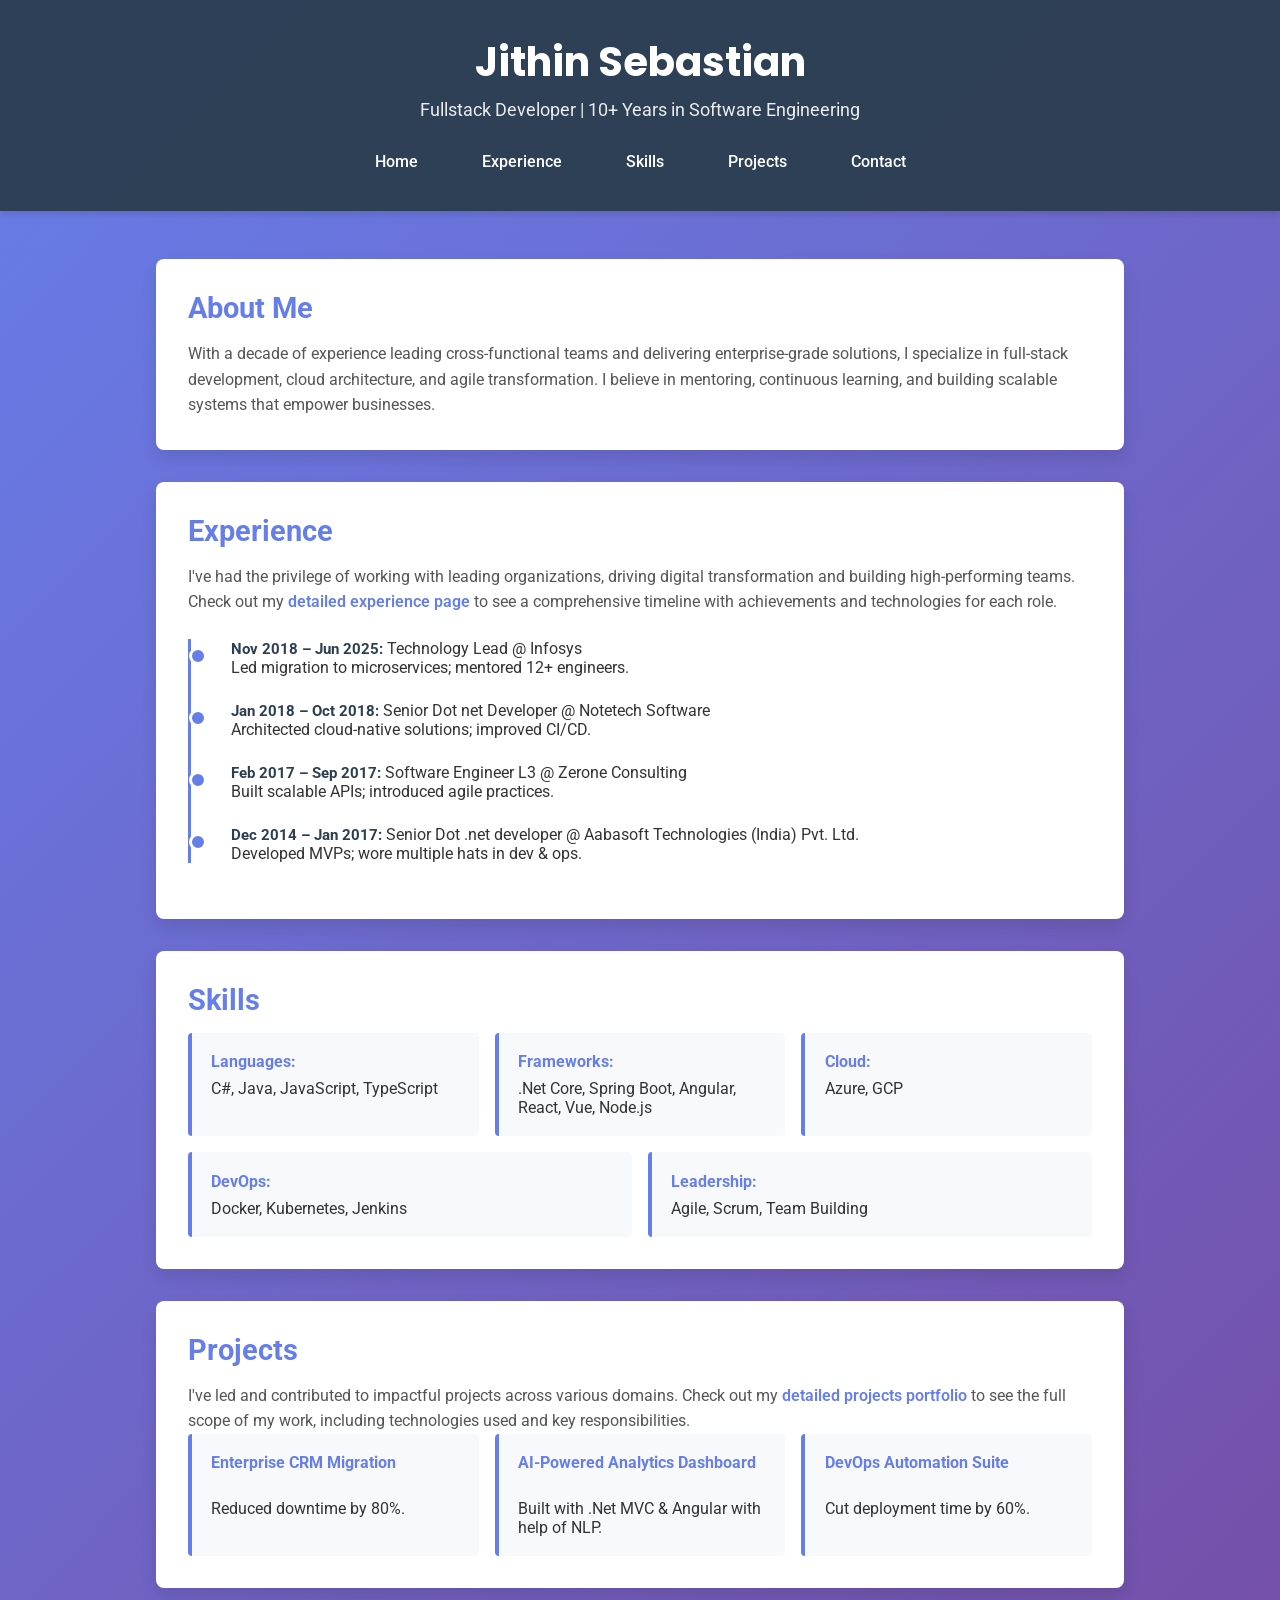
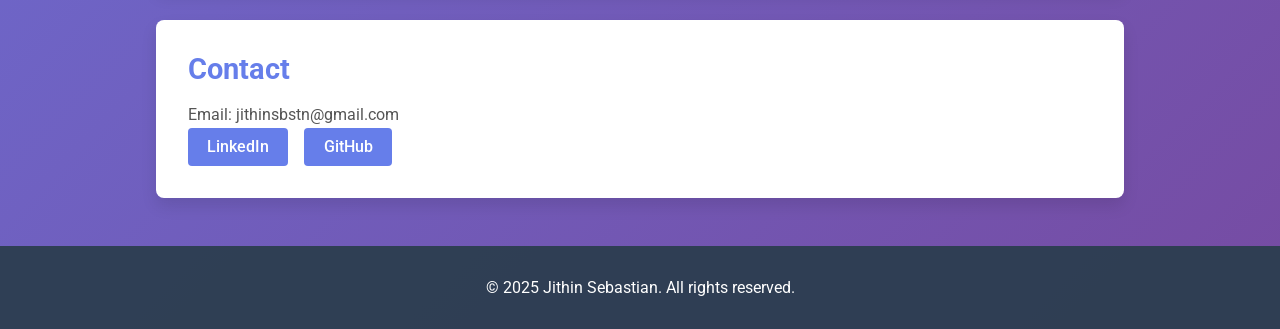
<file: index.html>
<!DOCTYPE html>
<html lang="en">

<head>
  <meta charset="UTF-8" />
  <meta name="viewport" content="width=device-width, initial-scale=1.0" />
  <title>Jithin Sebastian | Fullstack Developer</title>
  <link
    href="https://fonts.googleapis.com/css2?family=Roboto:wght@400;500;600;700&family=Poppins:wght@600;700&display=swap"
    rel="stylesheet">
  <link rel="stylesheet" href="styles/index.css">
</head>

<body>

  <header>
    <h1>Jithin Sebastian</h1>
    <p>Fullstack Developer | 10+ Years in Software Engineering</p>
    <nav>
      <a href="#" class="active">Home</a>
      <a href="experience.html">Experience</a>
      <a href="#skills">Skills</a>
      <a href="projects.html">Projects</a>
      <a href="#contact">Contact</a>
    </nav>
  </header>

  <div class="container">
    <section id="about">
      <h2>About Me</h2>
      <p>With a decade of experience leading cross-functional teams and delivering enterprise-grade solutions, I
        specialize in full-stack development, cloud architecture, and agile transformation. I believe in mentoring,
        continuous learning, and building scalable systems that empower businesses.</p>
    </section>

    <section id="experience">
      <h2>Experience</h2>
      <p>I've had the privilege of working with leading organizations, driving digital transformation and building
        high-performing teams. Check out my <a href="experience.html">detailed
          experience page</a> to see a comprehensive timeline with achievements and technologies for each role.
      </p>
      <div class="timeline">
        <div class="timeline-entry">
          <strong>Nov 2018 – Jun 2025:</strong> Technology Lead @ Infosys<br />
          Led migration to microservices; mentored 12+ engineers.
        </div>
        <div class="timeline-entry">
          <strong>Jan 2018 – Oct 2018:</strong> Senior Dot net Developer @ Notetech Software<br />
          Architected cloud-native solutions; improved CI/CD.
        </div>
        <div class="timeline-entry">
          <strong>Feb 2017 – Sep 2017:</strong> Software Engineer L3 @ Zerone Consulting<br />
          Built scalable APIs; introduced agile practices.
        </div>
        <div class="timeline-entry">
          <strong>Dec 2014 – Jan 2017:</strong> Senior Dot .net developer @ Aabasoft Technologies (India) Pvt.
          Ltd.<br />
          Developed MVPs; wore multiple hats in dev & ops.
        </div>
      </div>
    </section>

    <section id="skills">
      <h2>Skills</h2>
      <div class="skills">
        <div><strong>Languages:</strong> C#, Java, JavaScript, TypeScript</div>
        <div><strong>Frameworks:</strong> .Net Core, Spring Boot, Angular, React, Vue, Node.js</div>
        <div><strong>Cloud:</strong> Azure, GCP</div>
        <div><strong>DevOps:</strong> Docker, Kubernetes, Jenkins</div>
        <div><strong>Leadership:</strong> Agile, Scrum, Team Building</div>
      </div>
    </section>

    <section id="projects">
      <h2>Projects</h2>
      <p>I've led and contributed to impactful projects across various domains. Check out my <a
          href="projects.html">detailed
          projects portfolio</a> to see the full scope of my work, including technologies used and key responsibilities.
      </p>
      <div class="projects">
        <div>
          <strong>Enterprise CRM Migration</strong><br />
          Reduced downtime by 80%.
        </div>
        <div>
          <strong>AI-Powered Analytics Dashboard</strong><br />
          Built with .Net MVC & Angular with help of NLP.
        </div>
        <div>
          <strong>DevOps Automation Suite</strong><br />
          Cut deployment time by 60%.
        </div>
      </div>
    </section>

    <section id="contact">
      <h2>Contact</h2>
      <p>Email: jithinsbstn@gmail.com</p>
      <div class="contact-links">
        <a href="https://linkedin.com/in/jithinsebastian" target="_blank">LinkedIn</a>
        <a href="https://github.com/jithinsebastian-git" target="_blank">GitHub</a>
      </div>
    </section>
  </div>

  <footer>
    <p>&copy; 2025 Jithin Sebastian. All rights reserved.</p>
  </footer>

</body>

</html>
</file>
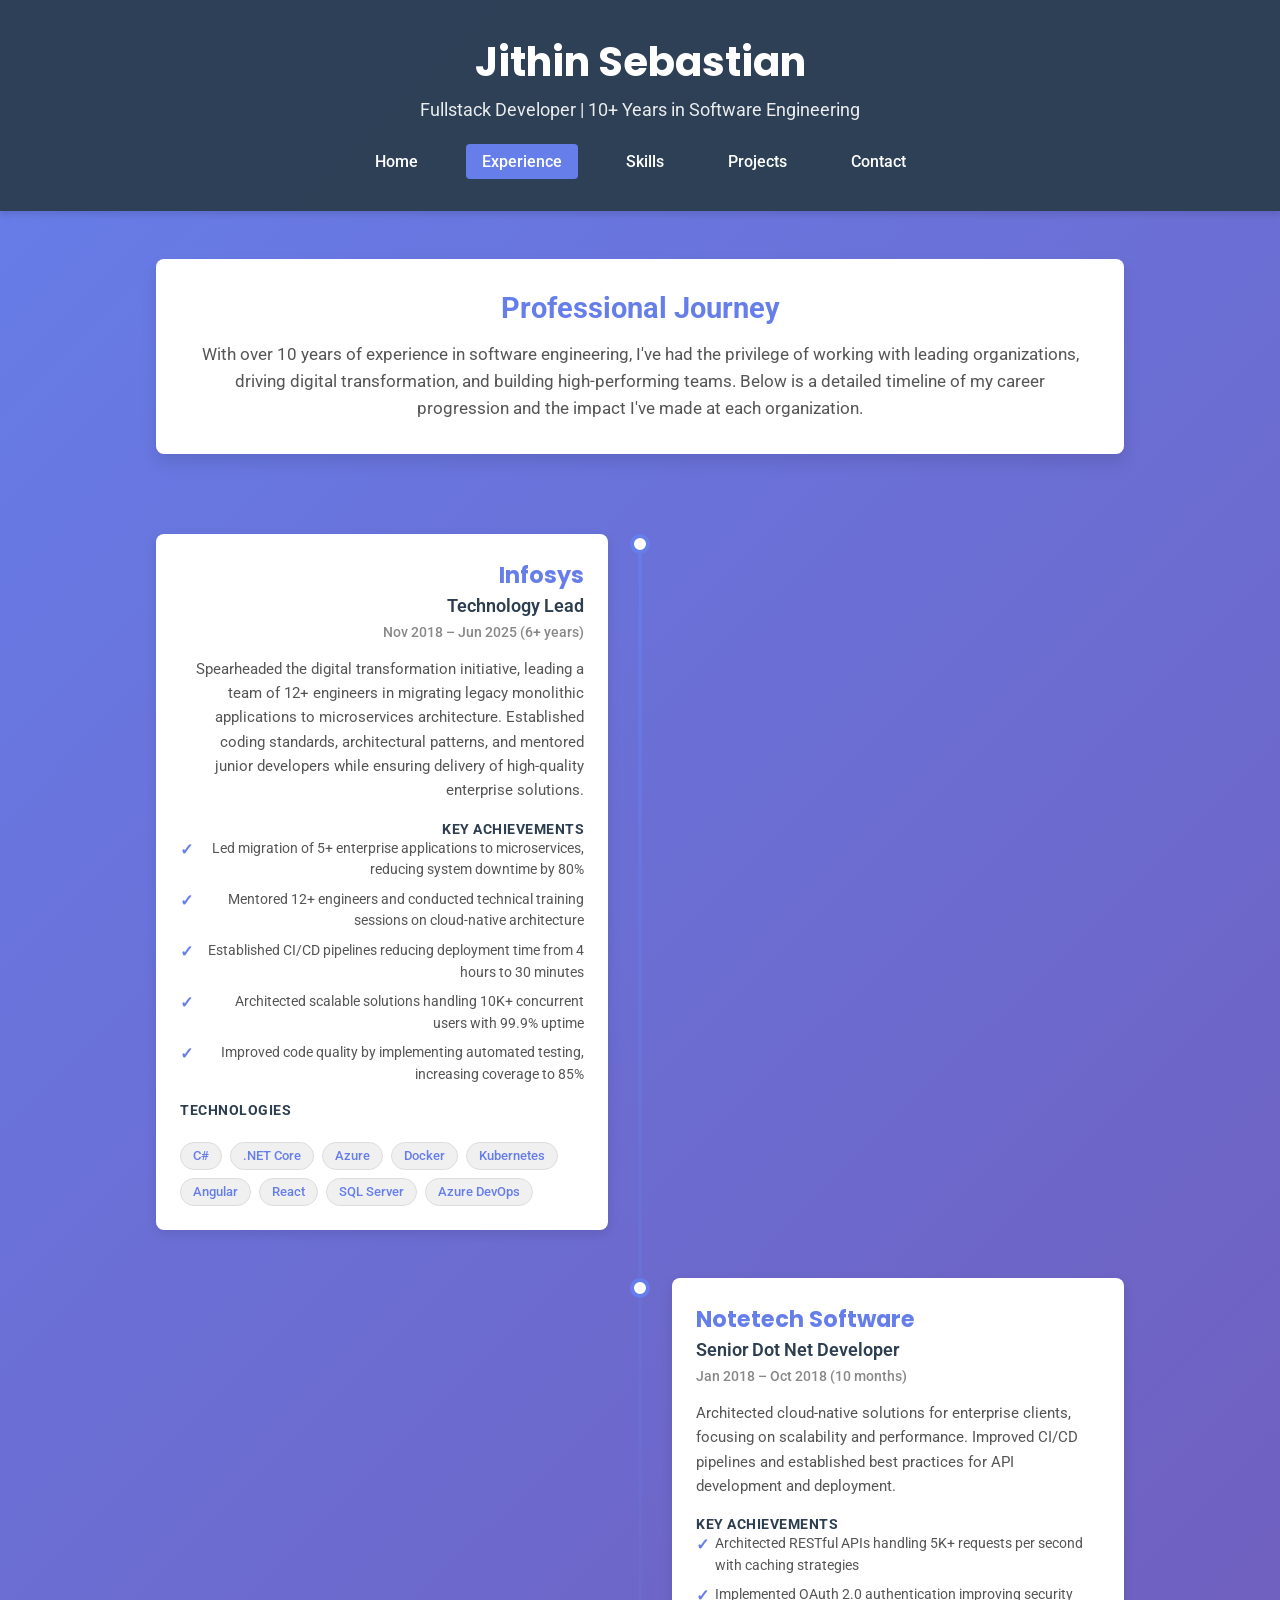
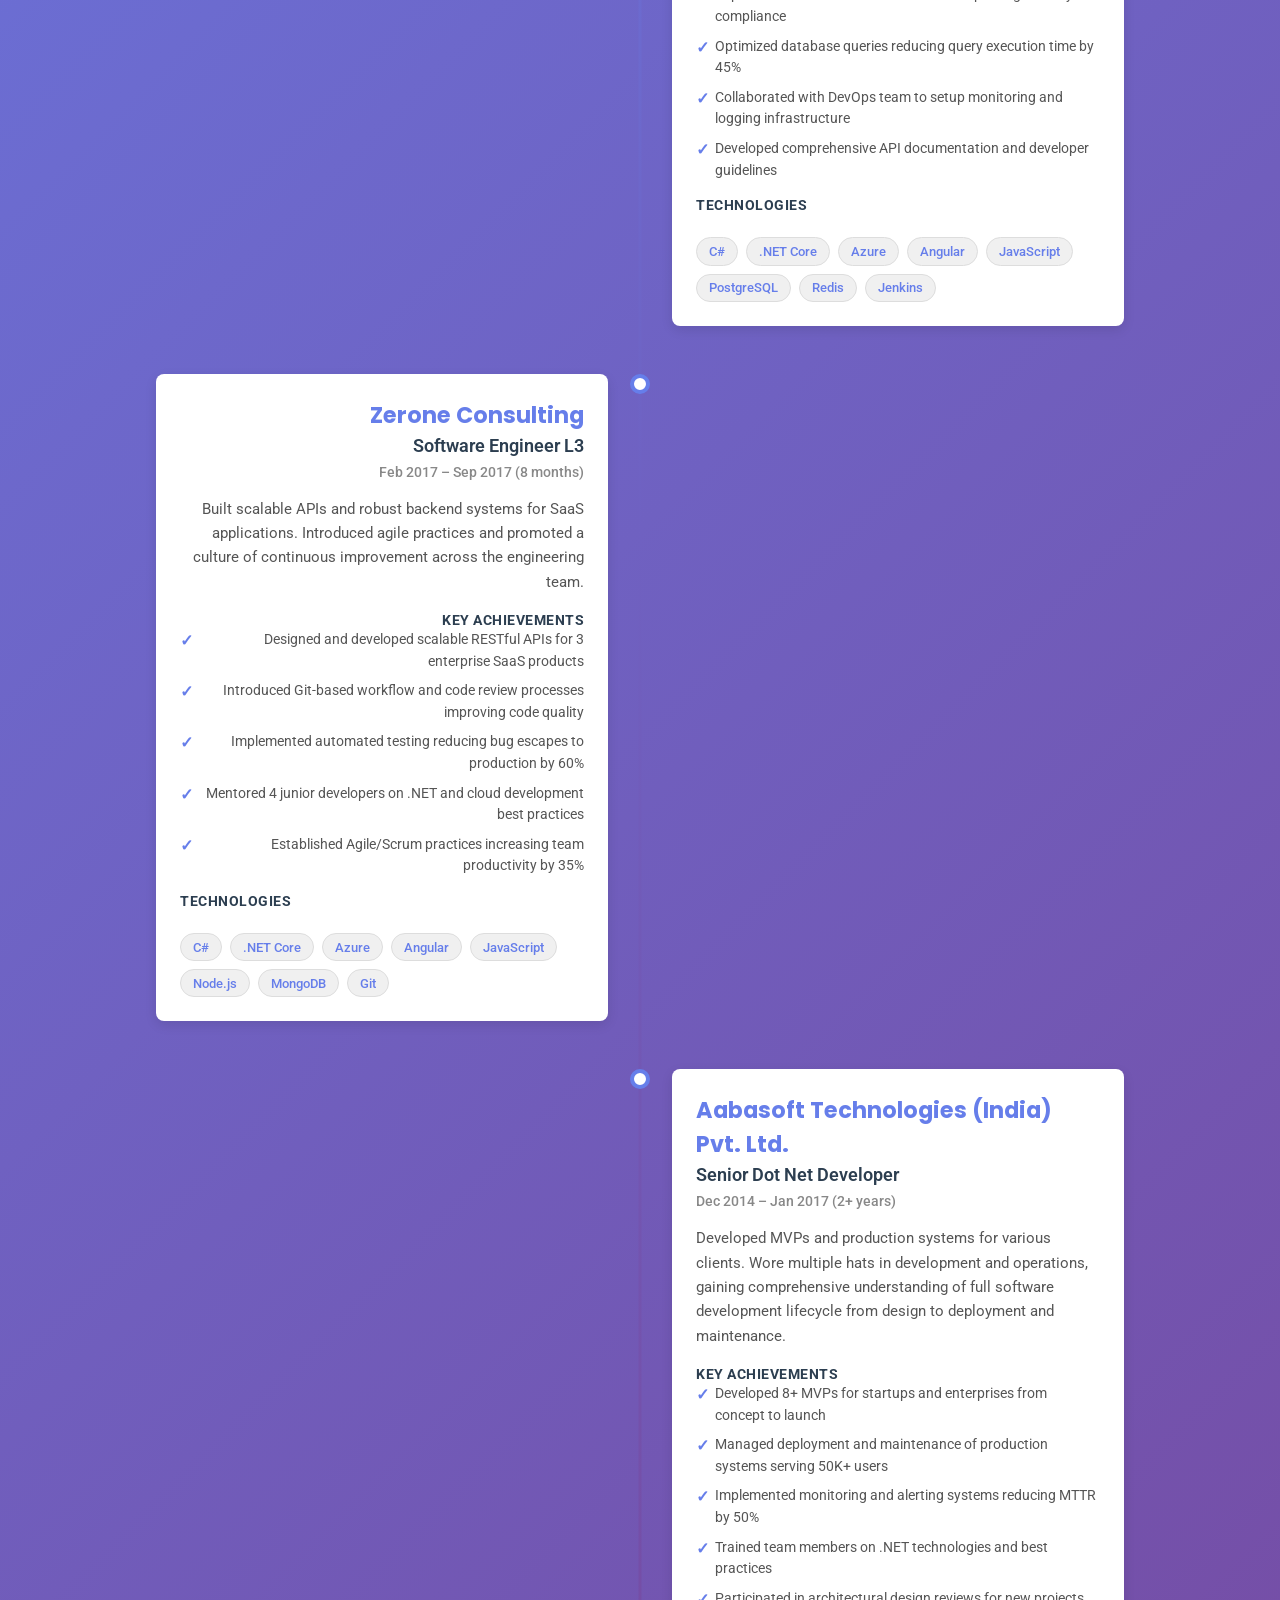
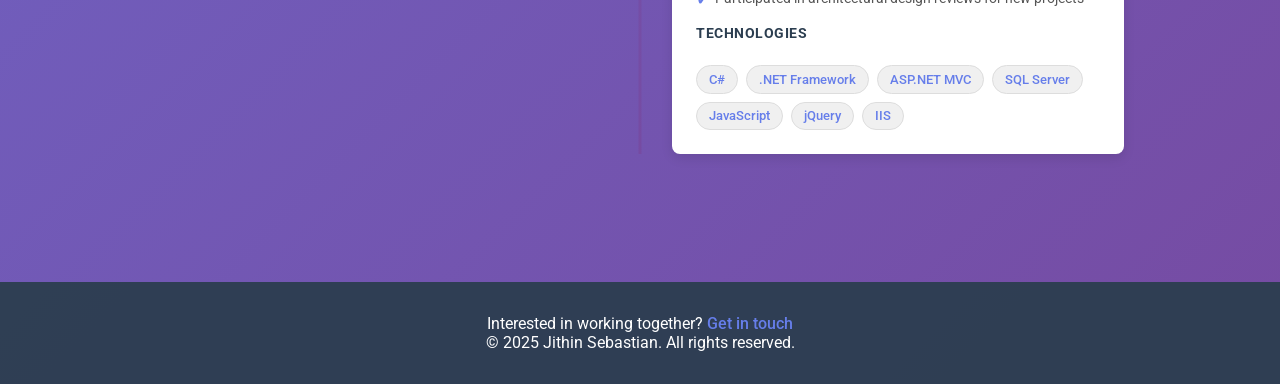
<file: experience.html>
<!DOCTYPE html>
<html lang="en">

<head>
    <meta charset="UTF-8" />
    <meta name="viewport" content="width=device-width, initial-scale=1.0" />
    <title>Experience | Jithin Sebastian</title>
    <link
        href="https://fonts.googleapis.com/css2?family=Roboto:wght@400;500;600;700&family=Poppins:wght@600;700&display=swap"
        rel="stylesheet">
    <link rel="stylesheet" href="styles/experience.css">
</head>

<body>

    <header>
        <h1>Jithin Sebastian</h1>
        <p>Fullstack Developer | 10+ Years in Software Engineering</p>
        <nav>
            <a href="index.html">Home</a>
            <a href="#" class="active">Experience</a>
            <a href="index.html#skills">Skills</a>
            <a href="projects.html">Projects</a>
            <a href="index.html#contact">Contact</a>
        </nav>
    </header>

    <div class="container">
        <div class="intro-section">
            <h2>Professional Journey</h2>
            <p>With over 10 years of experience in software engineering, I've had the privilege of working with leading
                organizations, driving digital transformation, and building high-performing teams. Below is a detailed
                timeline
                of my career progression and the impact I've made at each organization.</p>
        </div>

        <div class="timeline-container">
            <div class="timeline">
                <!-- Experience 1 -->
                <div class="timeline-item">
                    <div class="timeline-marker"></div>
                    <div class="timeline-content">
                        <div class="timeline-header">
                            <div class="company-name">Infosys</div>
                            <div class="position">Technology Lead</div>
                            <div class="duration">Nov 2018 – Jun 2025 (6+ years)</div>
                        </div>

                        <div class="company-description">
                            Spearheaded the digital transformation initiative, leading a team of 12+ engineers in
                            migrating legacy
                            monolithic applications to microservices architecture. Established coding standards,
                            architectural
                            patterns, and mentored junior developers while ensuring delivery of high-quality enterprise
                            solutions.
                        </div>

                        <div class="achievements">
                            <span class="achievements-title">Key Achievements</span>
                            <ul class="achievement-list">
                                <li>Led migration of 5+ enterprise applications to microservices, reducing system
                                    downtime by 80%</li>
                                <li>Mentored 12+ engineers and conducted technical training sessions on cloud-native
                                    architecture</li>
                                <li>Established CI/CD pipelines reducing deployment time from 4 hours to 30 minutes</li>
                                <li>Architected scalable solutions handling 10K+ concurrent users with 99.9% uptime</li>
                                <li>Improved code quality by implementing automated testing, increasing coverage to 85%
                                </li>
                            </ul>
                        </div>

                        <div class="technologies">
                            <span class="tech-label">Technologies</span>
                        </div>
                        <div class="technologies">
                            <span class="tech-tag">C#</span>
                            <span class="tech-tag">.NET Core</span>
                            <span class="tech-tag">Azure</span>
                            <span class="tech-tag">Docker</span>
                            <span class="tech-tag">Kubernetes</span>
                            <span class="tech-tag">Angular</span>
                            <span class="tech-tag">React</span>
                            <span class="tech-tag">SQL Server</span>
                            <span class="tech-tag">Azure DevOps</span>
                        </div>
                    </div>
                </div>

                <!-- Experience 2 -->
                <div class="timeline-item">
                    <div class="timeline-marker"></div>
                    <div class="timeline-content">
                        <div class="timeline-header">
                            <div class="company-name">Notetech Software</div>
                            <div class="position">Senior Dot Net Developer</div>
                            <div class="duration">Jan 2018 – Oct 2018 (10 months)</div>
                        </div>

                        <div class="company-description">
                            Architected cloud-native solutions for enterprise clients, focusing on scalability and
                            performance. Improved CI/CD pipelines and established best practices for API development and
                            deployment.
                        </div>

                        <div class="achievements">
                            <span class="achievements-title">Key Achievements</span>
                            <ul class="achievement-list">
                                <li>Architected RESTful APIs handling 5K+ requests per second with caching strategies
                                </li>
                                <li>Implemented OAuth 2.0 authentication improving security compliance</li>
                                <li>Optimized database queries reducing query execution time by 45%</li>
                                <li>Collaborated with DevOps team to setup monitoring and logging infrastructure</li>
                                <li>Developed comprehensive API documentation and developer guidelines</li>
                            </ul>
                        </div>

                        <div class="technologies">
                            <span class="tech-label">Technologies</span>
                        </div>
                        <div class="technologies">
                            <span class="tech-tag">C#</span>
                            <span class="tech-tag">.NET Core</span>
                            <span class="tech-tag">Azure</span>
                            <span class="tech-tag">Angular</span>
                            <span class="tech-tag">JavaScript</span>
                            <span class="tech-tag">PostgreSQL</span>
                            <span class="tech-tag">Redis</span>
                            <span class="tech-tag">Jenkins</span>
                        </div>
                    </div>
                </div>

                <!-- Experience 3 -->
                <div class="timeline-item">
                    <div class="timeline-marker"></div>
                    <div class="timeline-content">
                        <div class="timeline-header">
                            <div class="company-name">Zerone Consulting</div>
                            <div class="position">Software Engineer L3</div>
                            <div class="duration">Feb 2017 – Sep 2017 (8 months)</div>
                        </div>

                        <div class="company-description">
                            Built scalable APIs and robust backend systems for SaaS applications. Introduced agile
                            practices and promoted a culture of continuous improvement across the engineering team.
                        </div>

                        <div class="achievements">
                            <span class="achievements-title">Key Achievements</span>
                            <ul class="achievement-list">
                                <li>Designed and developed scalable RESTful APIs for 3 enterprise SaaS products</li>
                                <li>Introduced Git-based workflow and code review processes improving code quality</li>
                                <li>Implemented automated testing reducing bug escapes to production by 60%</li>
                                <li>Mentored 4 junior developers on .NET and cloud development best practices</li>
                                <li>Established Agile/Scrum practices increasing team productivity by 35%</li>
                            </ul>
                        </div>

                        <div class="technologies">
                            <span class="tech-label">Technologies</span>
                        </div>
                        <div class="technologies">
                            <span class="tech-tag">C#</span>
                            <span class="tech-tag">.NET Core</span>
                            <span class="tech-tag">Azure</span>
                            <span class="tech-tag">Angular</span>
                            <span class="tech-tag">JavaScript</span>
                            <span class="tech-tag">Node.js</span>
                            <span class="tech-tag">MongoDB</span>
                            <span class="tech-tag">Git</span>
                        </div>
                    </div>
                </div>

                <!-- Experience 4 -->
                <div class="timeline-item">
                    <div class="timeline-marker"></div>
                    <div class="timeline-content">
                        <div class="timeline-header">
                            <div class="company-name">Aabasoft Technologies (India) Pvt. Ltd.</div>
                            <div class="position">Senior Dot Net Developer</div>
                            <div class="duration">Dec 2014 – Jan 2017 (2+ years)</div>
                        </div>

                        <div class="company-description">
                            Developed MVPs and production systems for various clients. Wore multiple hats in development
                            and operations,
                            gaining comprehensive understanding of full software development lifecycle from design to
                            deployment and
                            maintenance.
                        </div>

                        <div class="achievements">
                            <span class="achievements-title">Key Achievements</span>
                            <ul class="achievement-list">
                                <li>Developed 8+ MVPs for startups and enterprises from concept to launch</li>
                                <li>Managed deployment and maintenance of production systems serving 50K+ users</li>
                                <li>Implemented monitoring and alerting systems reducing MTTR by 50%</li>
                                <li>Trained team members on .NET technologies and best practices</li>
                                <li>Participated in architectural design reviews for new projects</li>
                            </ul>
                        </div>

                        <div class="technologies">
                            <span class="tech-label">Technologies</span>
                        </div>
                        <div class="technologies">
                            <span class="tech-tag">C#</span>
                            <span class="tech-tag">.NET Framework</span>
                            <span class="tech-tag">ASP.NET MVC</span>
                            <span class="tech-tag">SQL Server</span>
                            <span class="tech-tag">JavaScript</span>
                            <span class="tech-tag">jQuery</span>
                            <span class="tech-tag">IIS</span>
                        </div>
                    </div>
                </div>
            </div>
        </div>
    </div>

    <footer>
        <p>Interested in working together? <a href="mailto:jithinsbstn@gmail.com">Get in touch</a></p>
        <p>&copy; 2025 Jithin Sebastian. All rights reserved.</p>
    </footer>

</body>

</html>
</file>
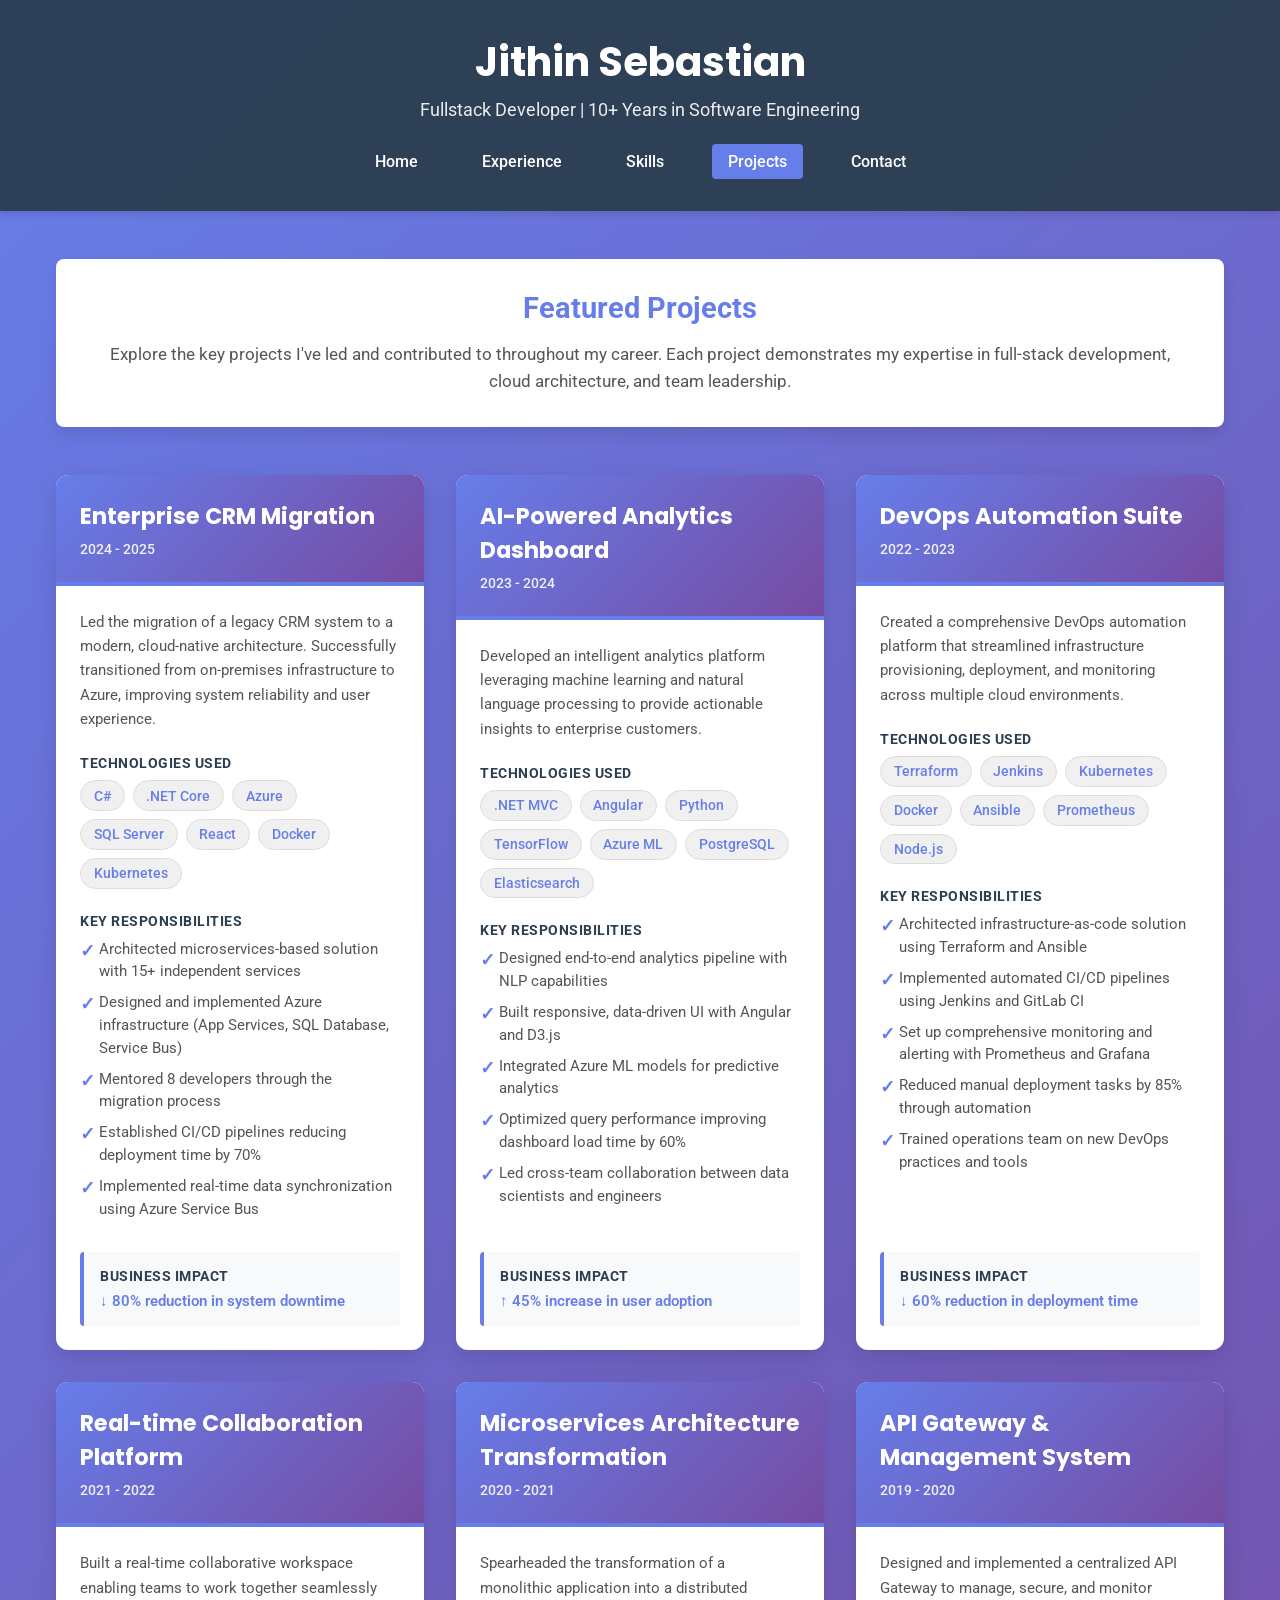
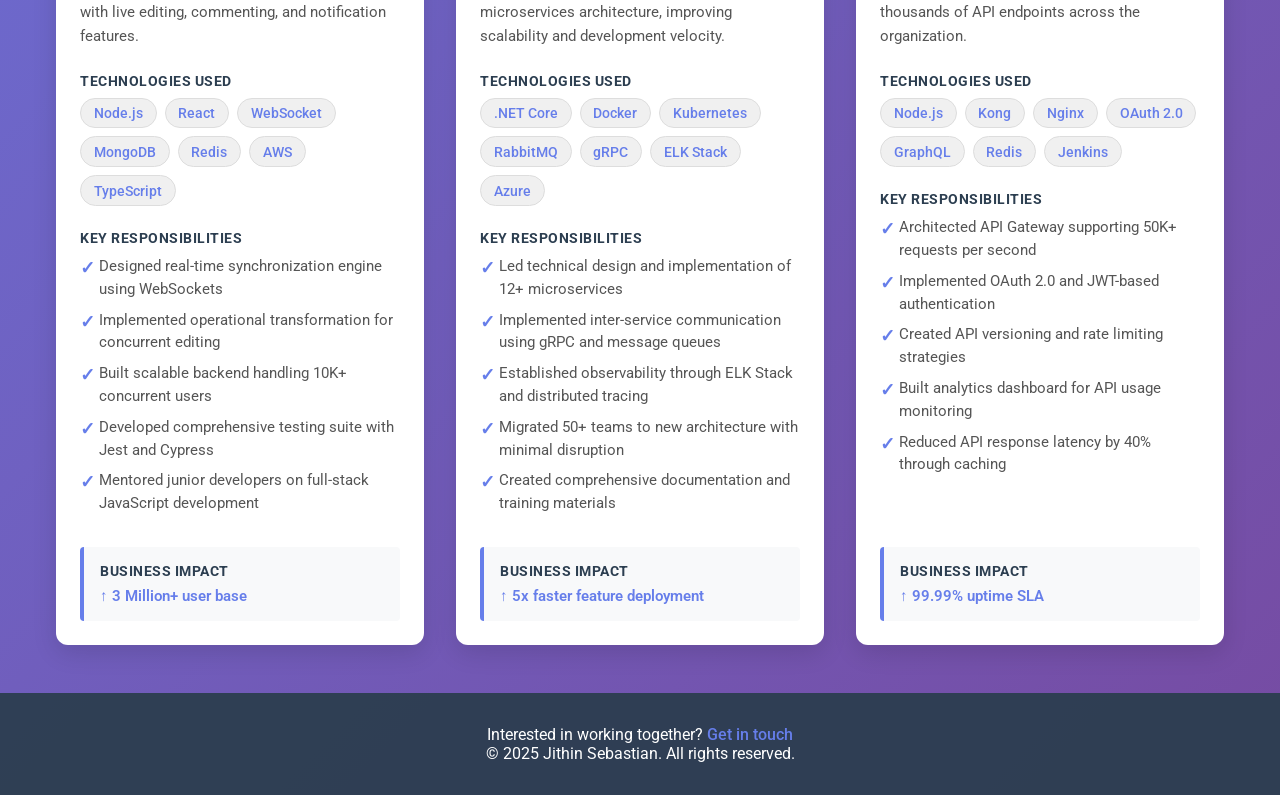
<file: projects.html>
<!DOCTYPE html>
<html lang="en">

<head>
    <meta charset="UTF-8" />
    <meta name="viewport" content="width=device-width, initial-scale=1.0" />
    <title>Projects | Jithin Sebastian</title>
    <link
        href="https://fonts.googleapis.com/css2?family=Roboto:wght@400;500;700&family=Poppins:wght@600;700&display=swap"
        rel="stylesheet">
    <link rel="stylesheet" href="styles/projects.css">
</head>

<body>

    <header>
        <h1>Jithin Sebastian</h1>
        <p>Fullstack Developer | 10+ Years in Software Engineering</p>
        <nav>
            <a href="index.html">Home</a>
            <a href="experience.html">Experience</a>
            <a href="index.html#skills">Skills</a>
            <a href="#" class="active">Projects</a>
            <a href="index.html#contact">Contact</a>
        </nav>
    </header>

    <div class="container">
        <div class="intro-section">
            <h2>Featured Projects</h2>
            <p>Explore the key projects I've led and contributed to throughout my career. Each project demonstrates my
                expertise in full-stack development, cloud architecture, and team leadership.</p>
        </div>

        <div class="projects-grid">
            <!-- Project 1 -->
            <div class="project-card">
                <div class="project-header">
                    <h3>Enterprise CRM Migration</h3>
                    <div class="project-year">2024 - 2025</div>
                </div>
                <div class="project-content">
                    <div class="project-description">
                        Led the migration of a legacy CRM system to a modern, cloud-native architecture. Successfully
                        transitioned from on-premises infrastructure to Azure, improving system reliability and user
                        experience.
                    </div>

                    <div class="project-section">
                        <div class="project-section-title">Technologies Used</div>
                        <div class="technologies">
                            <span class="tech-tag">C#</span>
                            <span class="tech-tag">.NET Core</span>
                            <span class="tech-tag">Azure</span>
                            <span class="tech-tag">SQL Server</span>
                            <span class="tech-tag">React</span>
                            <span class="tech-tag">Docker</span>
                            <span class="tech-tag">Kubernetes</span>
                        </div>
                    </div>

                    <div class="project-section">
                        <div class="project-section-title">Key Responsibilities</div>
                        <ul class="responsibilities">
                            <li>Architected microservices-based solution with 15+ independent services</li>
                            <li>Designed and implemented Azure infrastructure (App Services, SQL Database, Service Bus)
                            </li>
                            <li>Mentored 8 developers through the migration process</li>
                            <li>Established CI/CD pipelines reducing deployment time by 70%</li>
                            <li>Implemented real-time data synchronization using Azure Service Bus</li>
                        </ul>
                    </div>

                    <div class="impact">
                        <div class="impact-label">Business Impact</div>
                        <div class="impact-text">↓ 80% reduction in system downtime</div>
                    </div>
                </div>
            </div>

            <!-- Project 2 -->
            <div class="project-card">
                <div class="project-header">
                    <h3>AI-Powered Analytics Dashboard</h3>
                    <div class="project-year">2023 - 2024</div>
                </div>
                <div class="project-content">
                    <div class="project-description">
                        Developed an intelligent analytics platform leveraging machine learning and natural language
                        processing to provide actionable insights to enterprise customers.
                    </div>

                    <div class="project-section">
                        <div class="project-section-title">Technologies Used</div>
                        <div class="technologies">
                            <span class="tech-tag">.NET MVC</span>
                            <span class="tech-tag">Angular</span>
                            <span class="tech-tag">Python</span>
                            <span class="tech-tag">TensorFlow</span>
                            <span class="tech-tag">Azure ML</span>
                            <span class="tech-tag">PostgreSQL</span>
                            <span class="tech-tag">Elasticsearch</span>
                        </div>
                    </div>

                    <div class="project-section">
                        <div class="project-section-title">Key Responsibilities</div>
                        <ul class="responsibilities">
                            <li>Designed end-to-end analytics pipeline with NLP capabilities</li>
                            <li>Built responsive, data-driven UI with Angular and D3.js</li>
                            <li>Integrated Azure ML models for predictive analytics</li>
                            <li>Optimized query performance improving dashboard load time by 60%</li>
                            <li>Led cross-team collaboration between data scientists and engineers</li>
                        </ul>
                    </div>

                    <div class="impact">
                        <div class="impact-label">Business Impact</div>
                        <div class="impact-text">↑ 45% increase in user adoption</div>
                    </div>
                </div>
            </div>

            <!-- Project 3 -->
            <div class="project-card">
                <div class="project-header">
                    <h3>DevOps Automation Suite</h3>
                    <div class="project-year">2022 - 2023</div>
                </div>
                <div class="project-content">
                    <div class="project-description">
                        Created a comprehensive DevOps automation platform that streamlined infrastructure provisioning,
                        deployment, and monitoring across multiple cloud environments.
                    </div>

                    <div class="project-section">
                        <div class="project-section-title">Technologies Used</div>
                        <div class="technologies">
                            <span class="tech-tag">Terraform</span>
                            <span class="tech-tag">Jenkins</span>
                            <span class="tech-tag">Kubernetes</span>
                            <span class="tech-tag">Docker</span>
                            <span class="tech-tag">Ansible</span>
                            <span class="tech-tag">Prometheus</span>
                            <span class="tech-tag">Node.js</span>
                        </div>
                    </div>

                    <div class="project-section">
                        <div class="project-section-title">Key Responsibilities</div>
                        <ul class="responsibilities">
                            <li>Architected infrastructure-as-code solution using Terraform and Ansible</li>
                            <li>Implemented automated CI/CD pipelines using Jenkins and GitLab CI</li>
                            <li>Set up comprehensive monitoring and alerting with Prometheus and Grafana</li>
                            <li>Reduced manual deployment tasks by 85% through automation</li>
                            <li>Trained operations team on new DevOps practices and tools</li>
                        </ul>
                    </div>

                    <div class="impact">
                        <div class="impact-label">Business Impact</div>
                        <div class="impact-text">↓ 60% reduction in deployment time</div>
                    </div>
                </div>
            </div>

            <!-- Project 4 -->
            <div class="project-card">
                <div class="project-header">
                    <h3>Real-time Collaboration Platform</h3>
                    <div class="project-year">2021 - 2022</div>
                </div>
                <div class="project-content">
                    <div class="project-description">
                        Built a real-time collaborative workspace enabling teams to work together seamlessly with live
                        editing, commenting, and notification features.
                    </div>

                    <div class="project-section">
                        <div class="project-section-title">Technologies Used</div>
                        <div class="technologies">
                            <span class="tech-tag">Node.js</span>
                            <span class="tech-tag">React</span>
                            <span class="tech-tag">WebSocket</span>
                            <span class="tech-tag">MongoDB</span>
                            <span class="tech-tag">Redis</span>
                            <span class="tech-tag">AWS</span>
                            <span class="tech-tag">TypeScript</span>
                        </div>
                    </div>

                    <div class="project-section">
                        <div class="project-section-title">Key Responsibilities</div>
                        <ul class="responsibilities">
                            <li>Designed real-time synchronization engine using WebSockets</li>
                            <li>Implemented operational transformation for concurrent editing</li>
                            <li>Built scalable backend handling 10K+ concurrent users</li>
                            <li>Developed comprehensive testing suite with Jest and Cypress</li>
                            <li>Mentored junior developers on full-stack JavaScript development</li>
                        </ul>
                    </div>

                    <div class="impact">
                        <div class="impact-label">Business Impact</div>
                        <div class="impact-text">↑ 3 Million+ user base</div>
                    </div>
                </div>
            </div>

            <!-- Project 5 -->
            <div class="project-card">
                <div class="project-header">
                    <h3>Microservices Architecture Transformation</h3>
                    <div class="project-year">2020 - 2021</div>
                </div>
                <div class="project-content">
                    <div class="project-description">
                        Spearheaded the transformation of a monolithic application into a distributed microservices
                        architecture, improving scalability and development velocity.
                    </div>

                    <div class="project-section">
                        <div class="project-section-title">Technologies Used</div>
                        <div class="technologies">
                            <span class="tech-tag">.NET Core</span>
                            <span class="tech-tag">Docker</span>
                            <span class="tech-tag">Kubernetes</span>
                            <span class="tech-tag">RabbitMQ</span>
                            <span class="tech-tag">gRPC</span>
                            <span class="tech-tag">ELK Stack</span>
                            <span class="tech-tag">Azure</span>
                        </div>
                    </div>

                    <div class="project-section">
                        <div class="project-section-title">Key Responsibilities</div>
                        <ul class="responsibilities">
                            <li>Led technical design and implementation of 12+ microservices</li>
                            <li>Implemented inter-service communication using gRPC and message queues</li>
                            <li>Established observability through ELK Stack and distributed tracing</li>
                            <li>Migrated 50+ teams to new architecture with minimal disruption</li>
                            <li>Created comprehensive documentation and training materials</li>
                        </ul>
                    </div>

                    <div class="impact">
                        <div class="impact-label">Business Impact</div>
                        <div class="impact-text">↑ 5x faster feature deployment</div>
                    </div>
                </div>
            </div>

            <!-- Project 6 -->
            <div class="project-card">
                <div class="project-header">
                    <h3>API Gateway & Management System</h3>
                    <div class="project-year">2019 - 2020</div>
                </div>
                <div class="project-content">
                    <div class="project-description">
                        Designed and implemented a centralized API Gateway to manage, secure, and monitor thousands of
                        API endpoints across the organization.
                    </div>

                    <div class="project-section">
                        <div class="project-section-title">Technologies Used</div>
                        <div class="technologies">
                            <span class="tech-tag">Node.js</span>
                            <span class="tech-tag">Kong</span>
                            <span class="tech-tag">Nginx</span>
                            <span class="tech-tag">OAuth 2.0</span>
                            <span class="tech-tag">GraphQL</span>
                            <span class="tech-tag">Redis</span>
                            <span class="tech-tag">Jenkins</span>
                        </div>
                    </div>

                    <div class="project-section">
                        <div class="project-section-title">Key Responsibilities</div>
                        <ul class="responsibilities">
                            <li>Architected API Gateway supporting 50K+ requests per second</li>
                            <li>Implemented OAuth 2.0 and JWT-based authentication</li>
                            <li>Created API versioning and rate limiting strategies</li>
                            <li>Built analytics dashboard for API usage monitoring</li>
                            <li>Reduced API response latency by 40% through caching</li>
                        </ul>
                    </div>

                    <div class="impact">
                        <div class="impact-label">Business Impact</div>
                        <div class="impact-text">↑ 99.99% uptime SLA</div>
                    </div>
                </div>
            </div>
        </div>
    </div>
    <footer>
        <p>Interested in working together? <a href="mailto:jithinsbstn@gmail.com">Get in touch</a></p>
        <p>&copy; 2025 Jithin Sebastian. All rights reserved.</p>
    </footer>

</body>

</html>
</file>
<file: styles/index.css>
* {
    margin: 0;
    padding: 0;
    box-sizing: border-box;
}

body {
    font-family: 'Roboto', sans-serif;
    background: linear-gradient(135deg, #667eea 0%, #764ba2 100%);
    min-height: 100vh;
    color: #333;
}

header {
    background: rgba(44, 62, 80, 0.95);
    color: white;
    padding: 2rem;
    text-align: center;
    box-shadow: 0 4px 6px rgba(0, 0, 0, 0.1);
}

header h1 {
    font-family: 'Poppins', sans-serif;
    font-size: 2.5rem;
    margin-bottom: 0.5rem;
}

header p {
    font-size: 1.1rem;
    opacity: 0.9;
    margin-bottom: 1.5rem;
}

nav {
    display: flex;
    justify-content: center;
    gap: 2rem;
    flex-wrap: wrap;
}

nav a {
    color: white;
    text-decoration: none;
    font-weight: 500;
    padding: 0.5rem 1rem;
    border-radius: 4px;
    transition: background 0.3s ease;
}

nav a:hover {
    background: rgba(255, 255, 255, 0.1);
}

.container {
    max-width: 1000px;
    margin: 3rem auto;
    padding: 0 1rem;
}

section {
    background: white;
    padding: 2rem;
    margin-bottom: 2rem;
    border-radius: 8px;
    box-shadow: 0 8px 16px rgba(0, 0, 0, 0.1);
}

h2 {
    color: #667eea;
    margin-bottom: 1rem;
    font-size: 1.8rem;
    border: none;
    padding-bottom: 0;
}

section p {
    color: #555;
    line-height: 1.6;
    font-size: 1rem;
}

section a {
    color: #667eea;
    text-decoration: none;
    font-weight: 600;
}

section a:hover {
    text-decoration: underline;
}

.timeline {
    border-left: 3px solid #667eea;
    padding-left: 1.5rem;
    margin-top: 1.5rem;
}

.timeline-entry {
    margin-bottom: 1.5rem;
    padding-left: 1rem;
    position: relative;
}

.timeline-entry:before {
    content: '';
    position: absolute;
    left: -1.65rem;
    top: 0.5rem;
    width: 12px;
    height: 12px;
    background: #667eea;
    border-radius: 50%;
    border: 3px solid white;
}

.timeline-entry strong {
    color: #2c3e50;
    font-size: 0.95rem;
}

.timeline-entry br+text {
    color: #666;
}

footer {
    background: rgba(44, 62, 80, 0.95);
    color: white;
    text-align: center;
    padding: 2rem;
    margin-top: 3rem;
}

footer a {
    color: #667eea;
    text-decoration: none;
    font-weight: 500;
}

footer a:hover {
    text-decoration: underline;
}

.skills,
.projects,
.contact-links {
    display: flex;
    flex-wrap: wrap;
    gap: 1rem;
}

.skills div,
.projects div {
    background: #f8f9fa;
    padding: 1.2rem;
    border-left: 4px solid #667eea;
    border-radius: 4px;
    flex: 1 1 250px;
    transition: transform 0.3s ease, box-shadow 0.3s ease;
}

.skills div:hover,
.projects div:hover {
    transform: translateY(-3px);
    box-shadow: 0 4px 12px rgba(102, 126, 234, 0.15);
}

.skills div strong,
.projects div strong {
    color: #667eea;
    display: block;
    margin-bottom: 0.5rem;
}

.contact-links a {
    display: inline-block;
    padding: 0.6rem 1.2rem;
    background: #667eea;
    color: white;
    border-radius: 4px;
    text-decoration: none;
    font-weight: 500;
    transition: background 0.3s ease;
}

.contact-links a:hover {
    background: #764ba2;
}

@media (max-width: 768px) {
    header h1 {
        font-size: 1.8rem;
    }

    section {
        padding: 1.5rem;
    }

    nav {
        gap: 1rem;
    }

    nav a {
        padding: 0.4rem 0.8rem;
        font-size: 0.9rem;
    }

    .skills div,
    .projects div {
        flex: 1 1 100%;
    }
}
</file>
<file: styles/experience.css>
* {
    margin: 0;
    padding: 0;
    box-sizing: border-box;
}

body {
    font-family: 'Roboto', sans-serif;
    background: linear-gradient(135deg, #667eea 0%, #764ba2 100%);
    min-height: 100vh;
    color: #333;
}

header {
    background: rgba(44, 62, 80, 0.95);
    color: white;
    padding: 2rem;
    text-align: center;
    box-shadow: 0 4px 6px rgba(0, 0, 0, 0.1);
}

header h1 {
    font-family: 'Poppins', sans-serif;
    font-size: 2.5rem;
    margin-bottom: 0.5rem;
}

header p {
    font-size: 1.1rem;
    opacity: 0.9;
    margin-bottom: 1.5rem;
}

nav {
    display: flex;
    justify-content: center;
    gap: 2rem;
    flex-wrap: wrap;
}

nav a {
    color: white;
    text-decoration: none;
    font-weight: 500;
    padding: 0.5rem 1rem;
    border-radius: 4px;
    transition: background 0.3s ease;
}

nav a:hover {
    background: rgba(255, 255, 255, 0.1);
}

nav a.active {
    background: #667eea;
}

.container {
    max-width: 1000px;
    margin: 3rem auto;
    padding: 0 1rem;
}

.intro-section {
    background: white;
    padding: 2rem;
    border-radius: 8px;
    margin-bottom: 3rem;
    box-shadow: 0 8px 16px rgba(0, 0, 0, 0.1);
    text-align: center;
}

.intro-section h2 {
    color: #667eea;
    margin-bottom: 1rem;
    font-size: 1.8rem;
}

.intro-section p {
    font-size: 1.05rem;
    line-height: 1.6;
    color: #555;
}

.timeline-container {
    position: relative;
    padding: 2rem 0;
}

.timeline {
    position: relative;
}

.timeline::before {
    content: '';
    position: absolute;
    left: 50%;
    transform: translateX(-50%);
    width: 3px;
    height: 100%;
    background: linear-gradient(180deg, #667eea, #764ba2);
}

.timeline-item {
    margin-bottom: 3rem;
    position: relative;
}

.timeline-item:nth-child(odd) .timeline-content {
    margin-left: 0;
    margin-right: auto;
    width: calc(50% - 2rem);
    text-align: right;
}

.timeline-item:nth-child(even) .timeline-content {
    margin-left: auto;
    margin-right: 0;
    width: calc(50% - 2rem);
    text-align: left;
}

.timeline-marker {
    position: absolute;
    left: 50%;
    top: 0;
    transform: translateX(-50%);
    width: 20px;
    height: 20px;
    background: white;
    border: 4px solid #667eea;
    border-radius: 50%;
    z-index: 10;
}

.timeline-content {
    background: white;
    padding: 1.5rem;
    border-radius: 8px;
    box-shadow: 0 4px 12px rgba(0, 0, 0, 0.1);
    transition: transform 0.3s ease, box-shadow 0.3s ease;
}

.timeline-content:hover {
    transform: translateY(-5px);
    box-shadow: 0 8px 20px rgba(0, 0, 0, 0.15);
}

.timeline-header {
    margin-bottom: 1rem;
}

.company-name {
    font-family: 'Poppins', sans-serif;
    font-size: 1.4rem;
    color: #667eea;
    font-weight: 700;
    margin-bottom: 0.25rem;
}

.position {
    font-size: 1.1rem;
    font-weight: 600;
    color: #2c3e50;
    margin-bottom: 0.5rem;
}

.duration {
    font-size: 0.9rem;
    color: #888;
    font-weight: 500;
    margin-bottom: 0.75rem;
}

.company-description {
    color: #555;
    line-height: 1.6;
    margin-bottom: 1rem;
    font-size: 0.95rem;
}

.achievements {
    margin: 1rem 0;
}

.achievements-title {
    font-weight: 700;
    color: #2c3e50;
    font-size: 0.85rem;
    text-transform: uppercase;
    letter-spacing: 0.5px;
    margin-bottom: 0.5rem;
}

.achievement-list {
    list-style: none;
    margin-bottom: 1rem;
}

.achievement-list li {
    position: relative;
    padding-left: 1.2rem;
    margin-bottom: 0.5rem;
    font-size: 0.9rem;
    color: #555;
    line-height: 1.5;
}

.achievement-list li:before {
    content: "✓";
    position: absolute;
    left: 0;
    color: #667eea;
    font-weight: bold;
    font-size: 1rem;
}

.technologies {
    display: flex;
    flex-wrap: wrap;
    gap: 0.5rem;
    margin-top: 1rem;
}

.tech-tag {
    background: #f0f0f0;
    color: #667eea;
    padding: 0.35rem 0.75rem;
    border-radius: 20px;
    font-size: 0.8rem;
    font-weight: 500;
    border: 1px solid #ddd;
}

.tech-label {
    font-weight: 700;
    color: #2c3e50;
    font-size: 0.85rem;
    text-transform: uppercase;
    letter-spacing: 0.5px;
    margin-bottom: 0.5rem;
    display: block;
}

footer {
    background: rgba(44, 62, 80, 0.95);
    color: white;
    text-align: center;
    padding: 2rem;
    margin-top: 3rem;
}

footer a {
    color: #667eea;
    text-decoration: none;
    font-weight: 500;
}

footer a:hover {
    text-decoration: underline;
}

@media (max-width: 768px) {
    header h1 {
        font-size: 1.8rem;
    }

    .timeline::before {
        left: 15px;
    }

    .timeline-marker {
        left: 15px;
    }

    .timeline-item:nth-child(odd) .timeline-content,
    .timeline-item:nth-child(even) .timeline-content {
        width: calc(100% - 60px);
        margin-left: 50px;
        margin-right: 0;
        text-align: left;
    }

    nav {
        gap: 1rem;
    }

    nav a {
        padding: 0.4rem 0.8rem;
        font-size: 0.9rem;
    }

    .company-name {
        font-size: 1.2rem;
    }

    .position {
        font-size: 1rem;
    }
}
</file>
<file: styles/projects.css>
* {
    margin: 0;
    padding: 0;
    box-sizing: border-box;
}

body {
    font-family: 'Roboto', sans-serif;
    background: linear-gradient(135deg, #667eea 0%, #764ba2 100%);
    min-height: 100vh;
    color: #333;
}

header {
    background: rgba(44, 62, 80, 0.95);
    color: white;
    padding: 2rem;
    text-align: center;
    box-shadow: 0 4px 6px rgba(0, 0, 0, 0.1);
}

header h1 {
    font-family: 'Poppins', sans-serif;
    font-size: 2.5rem;
    margin-bottom: 0.5rem;
}

header p {
    font-size: 1.1rem;
    opacity: 0.9;
    margin-bottom: 1.5rem;
}

nav {
    display: flex;
    justify-content: center;
    gap: 2rem;
    flex-wrap: wrap;
}

nav a {
    color: white;
    text-decoration: none;
    font-weight: 500;
    padding: 0.5rem 1rem;
    border-radius: 4px;
    transition: background 0.3s ease;
}

nav a:hover {
    background: rgba(255, 255, 255, 0.1);
}

nav a.active {
    background: #667eea;
}

.container {
    max-width: 1200px;
    margin: 3rem auto;
    padding: 0 1rem;
}

.intro-section {
    background: white;
    padding: 2rem;
    border-radius: 8px;
    margin-bottom: 3rem;
    box-shadow: 0 8px 16px rgba(0, 0, 0, 0.1);
    text-align: center;
}

.intro-section h2 {
    color: #667eea;
    margin-bottom: 1rem;
    font-size: 1.8rem;
}

.intro-section p {
    font-size: 1.05rem;
    line-height: 1.6;
    color: #555;
}

.projects-grid {
    display: grid;
    grid-template-columns: repeat(auto-fit, minmax(350px, 1fr));
    gap: 2rem;
    margin-bottom: 3rem;
}

.project-card {
    background: white;
    border-radius: 12px;
    overflow: hidden;
    box-shadow: 0 8px 24px rgba(0, 0, 0, 0.12);
    transition: transform 0.3s ease, box-shadow 0.3s ease;
    display: flex;
    flex-direction: column;
}

.project-card:hover {
    transform: translateY(-8px);
    box-shadow: 0 16px 32px rgba(0, 0, 0, 0.2);
}

.project-header {
    background: linear-gradient(135deg, #667eea 0%, #764ba2 100%);
    color: white;
    padding: 1.5rem;
    border-bottom: 4px solid #667eea;
}

.project-header h3 {
    font-family: 'Poppins', sans-serif;
    font-size: 1.4rem;
    margin-bottom: 0.5rem;
}

.project-year {
    font-size: 0.9rem;
    opacity: 0.9;
    font-weight: 500;
}

.project-content {
    padding: 1.5rem;
    flex-grow: 1;
    display: flex;
    flex-direction: column;
}

.project-description {
    color: #555;
    line-height: 1.6;
    margin-bottom: 1.5rem;
    font-size: 0.95rem;
}

.project-section {
    margin-bottom: 1.5rem;
}

.project-section-title {
    font-weight: 700;
    color: #2c3e50;
    margin-bottom: 0.5rem;
    font-size: 0.9rem;
    text-transform: uppercase;
    letter-spacing: 0.5px;
}

.technologies {
    display: flex;
    flex-wrap: wrap;
    gap: 0.5rem;
}

.tech-tag {
    background: #f0f0f0;
    color: #667eea;
    padding: 0.4rem 0.8rem;
    border-radius: 20px;
    font-size: 0.85rem;
    font-weight: 500;
    border: 1px solid #ddd;
}

.responsibilities {
    list-style: none;
}

.responsibilities li {
    position: relative;
    padding-left: 1.2rem;
    margin-bottom: 0.5rem;
    font-size: 0.95rem;
    color: #555;
    line-height: 1.5;
}

.responsibilities li:before {
    content: "✓";
    position: absolute;
    left: 0;
    color: #667eea;
    font-weight: bold;
    font-size: 1.1rem;
}

.impact {
    background: #f8f9fa;
    border-left: 4px solid #667eea;
    padding: 1rem;
    border-radius: 4px;
    margin-top: auto;
}

.impact-label {
    font-weight: 700;
    color: #2c3e50;
    font-size: 0.85rem;
    text-transform: uppercase;
    letter-spacing: 0.5px;
    margin-bottom: 0.5rem;
}

.impact-text {
    color: #667eea;
    font-weight: 600;
    font-size: 0.95rem;
}

footer {
    background: rgba(44, 62, 80, 0.95);
    color: white;
    text-align: center;
    padding: 2rem;
    margin-top: 3rem;
}

footer a {
    color: #667eea;
    text-decoration: none;
    font-weight: 500;
}

footer a:hover {
    text-decoration: underline;
}

.back-link {
    display: inline-block;
    margin-bottom: 2rem;
    color: white;
    text-decoration: none;
    font-weight: 500;
    padding: 0.5rem 1rem;
    background: rgba(255, 255, 255, 0.1);
    border-radius: 4px;
    transition: background 0.3s ease;
}

.back-link:hover {
    background: rgba(255, 255, 255, 0.2);
}

@media (max-width: 768px) {
    header h1 {
        font-size: 1.8rem;
    }

    .projects-grid {
        grid-template-columns: 1fr;
    }

    nav {
        gap: 1rem;
    }

    nav a {
        padding: 0.4rem 0.8rem;
        font-size: 0.9rem;
    }
}
</file>
